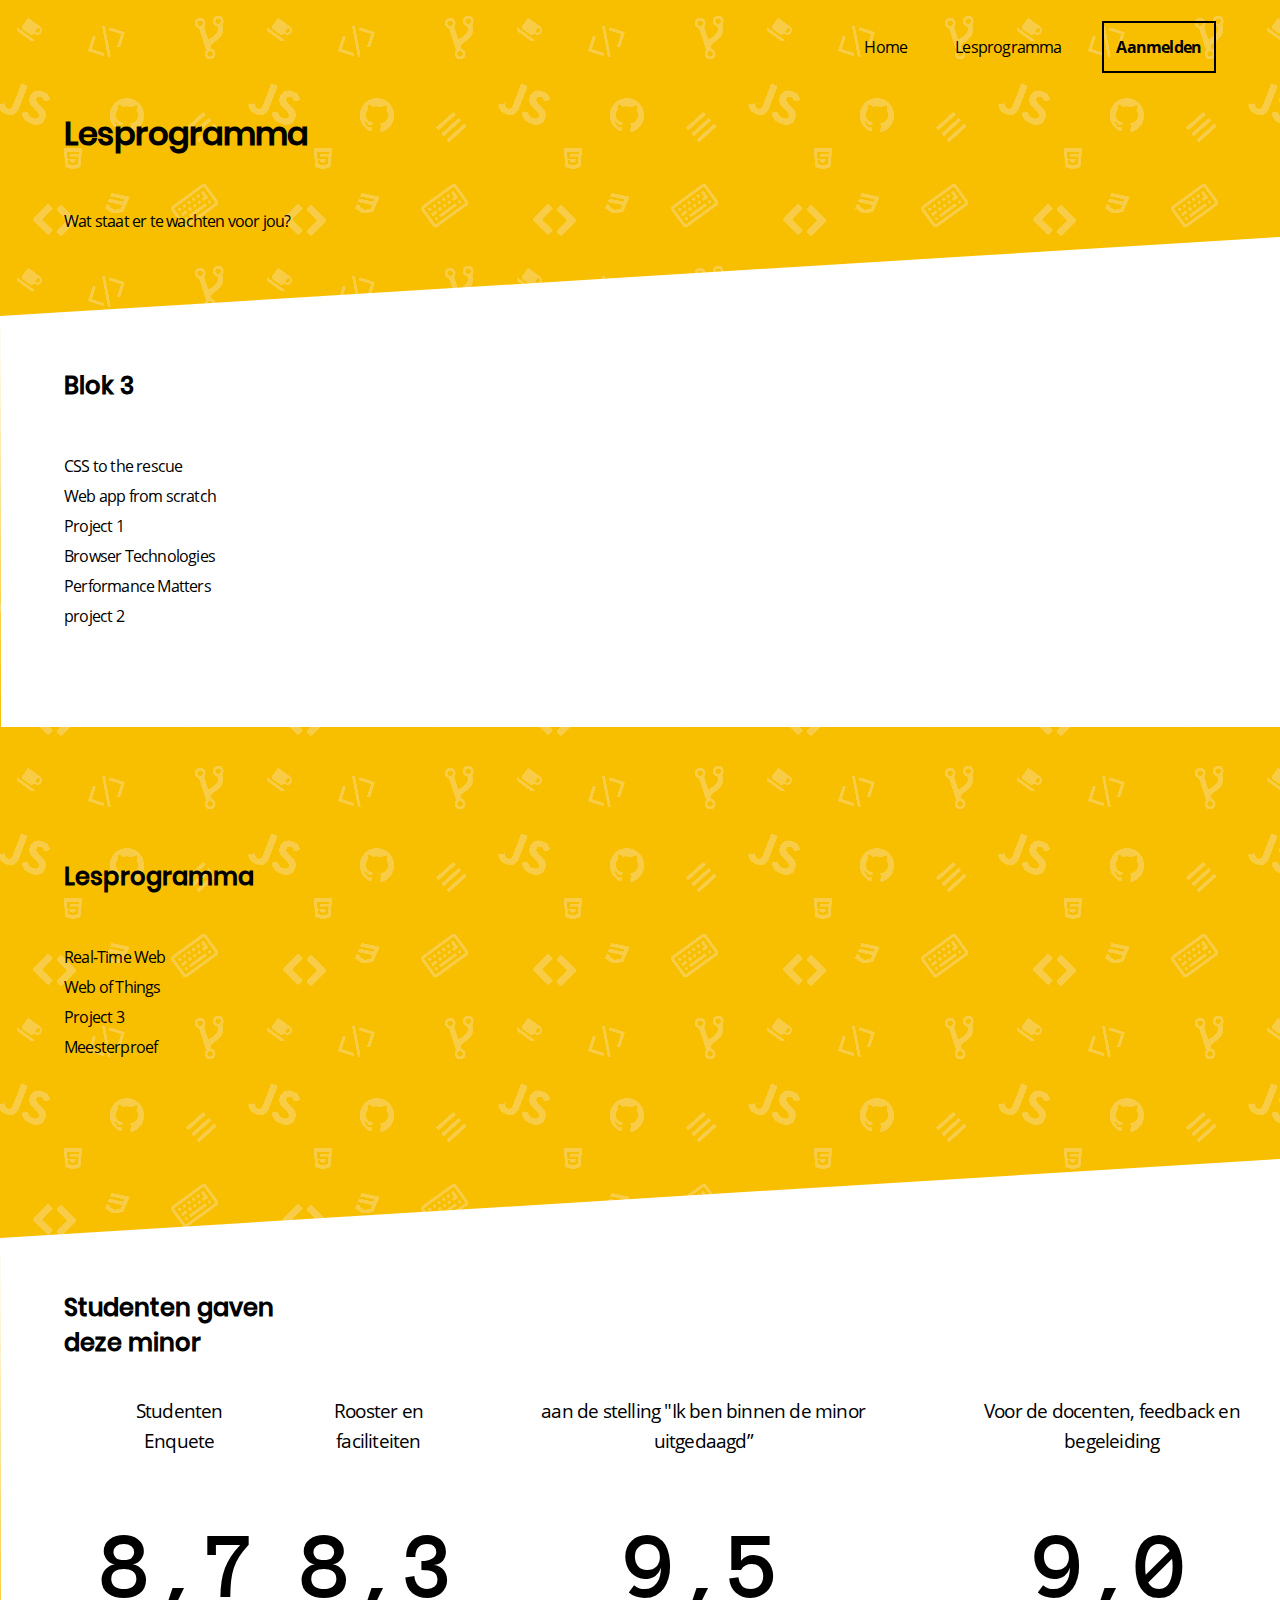
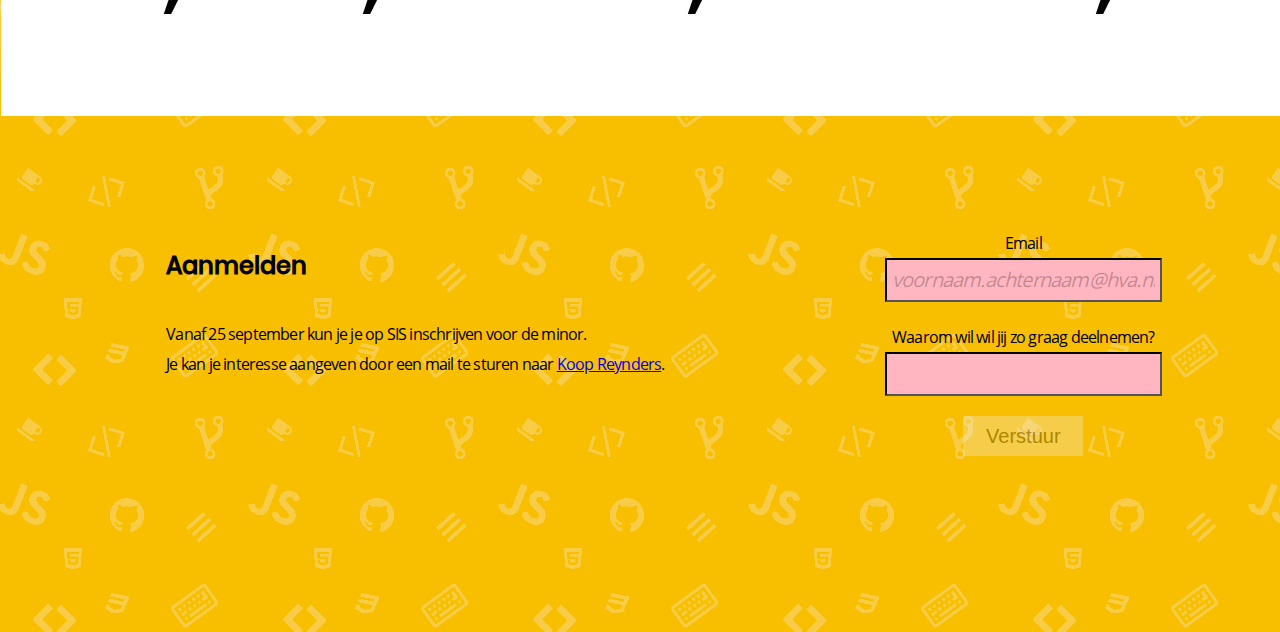
<file: assignment/lesprogramma.html>
<!DOCTYPE html>
<html lang="nl">
<head>
  <meta charset="UTF-8">
  <meta name="viewport" content="width=device-width, initial-scale=1.0">
  <meta http-equiv="X-UA-Compatible" content="ie=edge">
  <link rel="stylesheet" href="index.css">
  <title>lesprogramma</title>
</head>
<body>
  <nav>
    <ul>
      <li><a href="index.html">Home</a></li>
      <li><a href="lesprogramma.html">Lesprogramma</a></li>
      <li><a href="#">Aanmelden</a></li>
    </ul>
  </nav>
  <header>
    <h1>Lesprogramma</h1>
    <p>Wat staat er te wachten voor jou?</p>
  </header>
  <main>
    <section id="diagram">
      <ul id="list-course-1">
        <h2 tabindex="0">Blok 3</h2>
        <li tabindex="0">CSS to the rescue</li>
        <li tabindex="0">Web app from scratch</li>
        <li tabindex="0">Project 1</li>
        <li tabindex="0">Browser Technologies</li>
        <li tabindex="0">Performance Matters</li>
        <li tabindex="0">project 2</li>
      </ul>
      <div class="newtext">
        <p id="show-text-1"></p>
      </div>
    </section>
    <section id="courses">
        <ul id="list-course-2">
          <h2 tabindex="0">Lesprogramma</h2>
          <li tabindex="0">Real-Time Web</li>
          <li tabindex="0">Web of Things</li>
          <li tabindex="0">Project 3</li>
          <li tabindex="0">Meesterproef</li>
        </ul>
        <div>
          <p id="show-text-2"></p>
        </div>
    </section>

  </main>
  <footer>
      <section id="Testimonials">
        <div>
        <h2 tabindex="0">Studenten gaven deze minor</h2>
        <ul>
            <li>Studenten Enquete <br/> <span>8,7</span> </li>
            <li>Rooster en faciliteiten <br/> <span>8,3</span></li>
            <li>aan de stelling "Ik ben binnen de minor uitgedaagd” <br/> <span>9,5</span> </li>
            <li>Voor de docenten, feedback en begeleiding <br /> <span>9,0</span></li>
        </ul>

        <!-- <pre>
                    /((((((\\\\
            =======((((((((((\\\\\
                 ((           \\\\\\\
                 ( (*    _/      \\\\\\\
                   \    /  \      \\\\\\________________
                    |  |   |       &lt; \                  ((\\\\
                    o_|   /        /                      \ \\\\    \\\\\\\
                         |  ._    (                        \ \\\\\\\\\\\\\\\\
                         | /                       /       /    \\\\\\\     \\
                 .______/\/     /                 /       /         \\\
                / __.____/    _/         ________(       /\
               / / / ________/`---------'         \     /  \_
              / /  \ \                             \   \ \_  \
             ( &lt;    \ \                             &gt;  /    \ \
              \/      \\_                          / /       &gt; )
                       \_|                        / /       / /
                                                _//       _//
                                               /_|       /_|

                  </pre> -->
        </div>
      </section>

      <!-- method="post"   -->
      <section id="Aanmelden">
        <div>
            <h2 tabindex="0">Aanmelden</h2>
            <p>Vanaf 25 september kun je je op SIS inschrijven voor de minor.</p>
            <p>Je kan je interesse aangeven door een mail te sturen naar
                <a href="mailto:k.g.reynders@hva.nl">Koop Reynders</a>.</p>
        </div>
        <form action="index.html">

        <label for="field-email">Email</label>
        <input type="email" id="field-email" name="field-email" autocomplete="email" placeholder="voornaam.achternaam@hva.nl" required="">

        <label for="field-password">Waarom wil wil jij zo graag deelnemen?</label>
        <input type="textarea" id="field-text" required="">

        <button type="submit">Verstuur</button>

      </form>
      </section>
  </footer>
  <script type="text/javascript">
  var blokdrie = [{
    course: "CSS to the rescue",
    text: "In dit vak gaan we aan de slag met CSS. We gaan goed werkende responsive oplossingen bedenken én maken voor complexe interfaces. Dat is erg belangrijk, te veel ontwerpers kunnen dit niet zo goed. Het is ook belangrijk om een aantal basisprincipes achter CSS goed te begrijpen. Niet alleen op praktisch niveau, ook op experimenteel niveau. Zonder goed begrip van de basisprincipes is CSS magisch en weird. Met een goed begrip heb je CSS onder controle en kan je het laten doen wat jij wil. En dat is nodig om webpagina’s vorm te geven met attention to detail. Webpagina’s waar mensen blij van worden."
  },{
    course: "Web app from scratch",
    text: "In dit vak gaan we een web app maken zonder frameworks of onnodige libraries, dus zoveel mogelijk met native HTML, CSS & JavaScript. Het eindproduct is een modulair opgezet prototype voor een single page web app. Data wordt opgehaald uit een externe API, waar nodig gemanipuleerd en vervolgens getoond in de Web App. Je leert hoe je structuur aanbrengt in je code en hoe je hiermee 'from scratch' een (prototype voor een) web app maakt. Met deze kennis begrijp je daarnaast beter hoe bestaande api’s, libraries en frameworks werken."
  },{
    course:"Project 1",
    text: `Een case waarin je gaat toepassen wat je bij de vakken Webapp from Scratch en CSS To The Rescue hebt geleerd.<br/> Opdrachtgever: <a href="www.funda.nl">Funda</a>`
  },{
    course:"Browser Technologies",
    text: `Een van de mooiste principes van het web is dat het er echt is voor iedereen. Iedereen met een computer en een browser moet gebruik kunnen maken van het web. Het web is geen gecontroleerde (programmeer) omgeving. Je kan er gerust van uit gaan dat niemand precies hetzelfde te zien krijgt als wat jij ziet in jouw browser. Er zijn natuurlijk de technische beperkingen. Zoals - Afmetingen van de browser - Grootte van het apparaat - Manier van interactie - Kwaliteit van de hardware - Kwaliteit van het netwerk. En er zijn mensen. Allemaal verschillende mensen … <br/> In het vak Browser Technologies leer je hoe je goede, robuuste, toegankelijke websites maakt. Je gaat leren over Progressive Enhancement, Feature Detection en Fallback. Het web is er voor iedereen. In dit vak leer je hoe je daarvoor kan zorgen.`
  }, {
    course: "Performance Matters",
    text: `In het vak Performance Matters gaan we van bestaande web applicaties de performance verbeteren. We werken aan HTML, CSS en JavaScript optimalistaties en hoe we het HTTP protocol beter kunnen benutten. <br/> Onder andere de Service Worker (als onderdeel van Progressive Web Apps) wordt ingezet om de performance van applicaties te verbeteren, maar ook om offline gebruik van de applicaties mogelijk te maken.`
  }, {
    course: "project 2",
    text: `Case waarin je gaat toepassen wat je bij de vakken Performance Maters en Brower technologies hebt geleerd. <br/> Opdrachtgever: <a href="https://lifely.nl/">Lifely</a>`
  }
];

var blokvier = [{
  course: "Real-Time Web",
  text: "In het vak Real-Time Web leer je hoe je real-time / live data op een inzichtelijke manier toegankelijk kunt maken. Terwijl je bij het vak ‘Web of Things’ leert hoe je sensor data uit “slimme” devices kunt lezen en deze devices zelfs kunt aansturen, ga je bij RTW precies dit soort data real-time inzichtelijk en toegankelijk maken voor eindgebruikers."
},{
  course: "Web of Things",
  text: "WoT (Web of Things / Internet of Things) is een uitdagend nieuw veld voor de CMD'er; meer en meer diensten maken gebruik van een diversiteit aan connected devices voor een goede UX. In het vak Web of Things bouwt elke student zijn/haar eigen connected device waarmee (stand-alone of als sensornetwerk) data gegenereerd en op het web gepubliceerd kan worden, en andersom ook aangestuurd kan worden vanaf het web."
},{
  course:"Project 3",
  text: `Case waarin je gaat toepassen wat je bij de vakken Real-time web en Web of things hebt geleerd.`
},{
  course:"Meesterproef",
  text: `In de meesterproef laten studenten zien wat ze allemaal hebben geleerd. Er worden een aantal projecten (voor echte opdrachtgevers) aangeboden waar studenten in 5 weken een oplossing voor een probleem moeten verzinnen en maken.`
}
];

  var allCourses = document.getElementById("list-course-1").children;
  var textStuff = document.getElementById("show-text-1");
  console.log(allCourses)

  for (var i = 0; i < allCourses.length; i++) {
    console.log(allCourses[i].innerHTML);
    allCourses[i].addEventListener('mouseover',(event) => {
      for (var i = 0; i < blokdrie.length; i++) {
      if (event.target.innerHTML === blokdrie[i].course ) {
        textStuff.style.opacity = 1;
        textStuff.innerHTML = blokdrie[i].text;
      } else {
        console.log('not vince');
      }
    }
    },true);
  }

  var allCoursesfour = document.getElementById("list-course-2").children;
  var textStufffour = document.getElementById("show-text-2");
  console.log(allCoursesfour)

  for (var i = 0; i < allCoursesfour.length; i++) {
    console.log(allCoursesfour[i].innerHTML);
    allCoursesfour[i].addEventListener('mouseover',(event) => {
      for (var i = 0; i < blokvier.length; i++) {
      if (event.target.innerHTML === blokvier[i].course ) {
        textStufffour.style.opacity = 1;
        textStufffour.innerHTML = blokvier[i].text;
      } else {
        console.log('not vince');
      }
    }
    },true);
  }
  </script>
</body>
</html>
</file>
<file: assignment/index.css>
/* VARIABLES */

:root {
  --main-color: rgba(248, 204, 70, 1.000);
  --padding-sections: 6em 0 6em 4em;
  --mobile-sections: 2em;
}

::-webkit-scrollbar {
    display: none;
}

/* FONTS */

@font-face {
    font-family: poppins-regular;
    src: url('fonts/Poppins-Medium.ttf');
}

@font-face {
    font-family: poppins-bold;
    src: url('fonts/Poppins-Bold.ttf');
}

@font-face {
    font-family: open-sans;
    src: url('fonts/OpenSans-Regular.ttf');
}

@font-face {
    font-family: open-sans-bold;
    src: url('fonts/OpenSans-Bold.ttf');
}

@font-face {
    font-family: anon-bold;
    src: url('fonts/AnonymousPro-Bold.ttf');
}

/* ANIMATIONS */

/* declaring global things */

* {
  box-sizing: border-box;
  padding: 0;
  margin: 0;
}

body {
  margin: 0;
  padding: 0;
  background-color: var(--main-color);
  background-image: url("imgs/pattern.png");
  background-repeat: repeat;
  background-blend-mode: color-burn;
}

#background-style {
  width: 100%;
  height: 100%;
  background-color: black;
}


h1,h2,h3,h4,h5,h6 {
    font-family: poppins-regular;
    margin-bottom: 1.5em;
    margin-top: 1.5em;
}

@media screen and (min-width:70em){
  h1,h2,h3,h4,h5,h6 {
      width: 9em;
  }
}


h2:focus, h3:focus, h2:hover, h3:hover {
  transition-property: background-color, color;
  transition-duration: .5s;
  transition-timin g-function: ease-in;
}

p,li,a,input,label,summary,abbr {
    font-family: open-sans, helvetica, sans-serif;
    max-width: 40em;
    line-height: 30px;
    letter-spacing: -.8px;
}

/* navigation */

nav ul {
   display: flex;
   flex-direction: row;
   justify-content: center;
   list-style: none;
   align-items: center;
   margin-top: 2em;
}


@media screen and (min-width: 40em) {
  nav ul {
     display: flex;
     flex-direction: row;
     justify-content: flex-end;
     list-style: none;
     align-items: center;
     margin-top: 2em;
  }

  nav ul > li {
    margin-right: 2em;
  }
}

nav ul li > a {
  text-decoration: none;
  background-color: none;
  color: black;
  padding: .5em;
  transition-property: background-color, color;
  transition-duration: .5s;
  transition-timin g-function: ease-in;
}


nav ul li:last-of-type > a {
  border: 2px solid;
  padding: .8em;
  position: fixed;
  bottom: 0;
  right: 0;
  margin: 1em 1em 1em 0;
}

nav ul li > a:focus, nav ul li > a:hover {
  background-color: black;
  color: var(--main-color);
  padding: .5em;
}

nav ul li:last-of-type > a:focus, nav ul li:last-of-type > a:hover {
  background-color: black;
  color: var(--main-color);
  padding: .8em;
}

@media screen and (min-width: 40em) {
  nav ul li:last-of-type > a{
    position: inherit;
    bottom: none;
    margin: 0 2em 0 0;
  }

  nav ul li:last-of-type > a:focus, nav ul li:last-of-type > a:hover {
    position: inherit;
    bottom: none;
    color: var(--main-color);
    background-color: black;
    margin: 0 2em 0 0;
  }
}

nav ul li:last-child > a {
  font-family: open-sans-bold, sans-serif;
  color: black;
}

/* header styling */

header {
  padding-left: 2em;
}

@media screen and (min-width: 40em) {
  header {
    padding-left: 4em;
  }
}

main {
  margin: 0;
}

/* main content */

main > #intro {
  padding: var(--mobile-sections);
  background-color: white;
  width: 100vw;
}

@media screen and (min-width: 40em) {
  main > #intro {
    -webkit-clip-path: polygon(1px 100%,100% 30em,100% 1px,0px 5em);
    padding: var(--padding-sections);
  }
}

@media screen and (min-width: 70em) {
  main > #intro {
    -webkit-clip-path: polygon(1px 100%,100% 33em,100% 1px,0px 5em);
    padding: var(--padding-sections);
  }
}


main > #impression {
  padding: var(--mobile-sections);
  width: 100vw;
}

@media screen and (min-width: 40em) {
  main > #impression {
    padding: var(--padding-sections);
    width: 100vw;
  }
}

main #impression > div {
  margin-left: -2em;
  display: flex;
  flex-direction: row;
  overflow-x: scroll;
}

main #impression div article > h3 {
  display: none;
}

main #impression div article > img {
  width: 30em;
  padding-right: 2em;
  height: auto;
}

main > #match {
  padding: var(--mobile-sections);
  background-color: white;
  width: 100vw;
}

@media screen and (min-width: 40em) {
  main > #match {
    -webkit-clip-path: polygon(1px 100%,100% 40em,100% 1px,0px 5em);
    padding: var(--padding-sections);
  }
}

@media screen and (min-width: 80em) {
  main > #match {
    -webkit-clip-path: polygon(1px 100%,100% 40em,100% 1px,0px 5em);
    padding: var(--padding-sections);
  }
}

main > #werkwijze {
  padding: var(--mobile-sections);
  width: 100vw;
}

@media screen and (min-width: 40em) {
  main > #werkwijze {
    padding: var(--padding-sections);
  }
}

a {
  transition: all .1s cubic-bezier(.95,.05,.8,.04)
}

a:focus {
  background-color: black;
  color: var(--main-color);
  padding: .5em;
  margin: .3em;
}
/* footer */
#Testimonials {
  padding: var(--mobile-sections);
  background-color: white;
  width: 100vw;
}

@media screen and (min-width: 40em) {
  #Testimonials {
    -webkit-clip-path: polygon(1px 100%,100% 30em,100% 1px,0px 5em);
    padding: var(--padding-sections);
  }
}

@media screen and (min-width: 70em) {
  #Testimonials {
    -webkit-clip-path: polygon(1px 100%,100% 35em,100% 1px,0px 5em);
    padding: var(--padding-sections);
  }
}

/*  dingen */

#Testimonials div > ul {
  display: flex;
  flex-direction: column;
  list-style: none;
  padding: 0;
  margin: 0;
}

#Testimonials div ul > li {
  margin-bottom: 3em;
  align-items: center;
  font-size: 1.2em;
}

#Testimonials div ul li > span {
  font-size: 4em;
  font-family: anon-bold;
  padding-top: .6em;
  display: block;
}

@media screen and (min-width: 70em) {

  #Testimonials div > ul {
    display: flex;
    flex-direction: row;
    list-style: none;
  }

  #Testimonials div ul > li {
    margin-left: 2em;
    margin-bottom: 2em;
    text-align: center;
    align-items: center;
  }

  #Testimonials div ul li > span {
    padding-top: 1em;
    font-family: anon-bold;
    font-size: 5em;
    display: block;
  }

}



/* Aanmeld form */

#Aanmelden {
  padding: var(--mobile-sections);
  width: 100vw;
  display: flex;
  flex-direction: column;
  justify-content: space-around;
  margin-bottom: 4em;
}

#Aanmelden > form {
  display: flex;
  flex-direction: column;
  align-items: center;
}

@media screen and (min-width: 40em){
  #Aanmelden {
    padding: var(--padding-sections);
    width: 100vw;
    display: flex;
    flex-direction: row;
    justify-content: space-around;
  }
}

@media screen and (min-width: 70em){
  #Aanmelden {
    padding: var(--padding-sections);
    width: 100vw;
    display: flex;
    flex-direction: row;
    justify-content: space-around;
  }
}

form {
  display: flex;
  flex-direction: column;
  transition: all .5s;
  padding: 1em;
}

input {
  /* border-color:#000; */
  /* padding:.25em; */
  font-size: 1.25em;
  margin-bottom: 1em;
  width:10em;
  transition:all .2s;
  /* z-index: 2; */
}

@media screen and (min-width: 40em){
  input {
    border-color:#000;
    padding:.25em;
    font-size: 1.25em;
    margin-bottom: 1em;
    width:100%;
    transition:all .2s;
    z-index: 2;
  }
}

input[type="text"] {
  height: 2em;
}

input:valid {
  border: green solid;
}

input:invalid {
  border-color: MediumVioletRed solid;
  background: LightPink;
}

input:focus {
  transform: scale(1.01, 1.01);
}

input:disabled {
  border-color: #eee;
  background-color: #f9f9f9;
}

input::placeholder {
  color:rgba(0,0,0,.25);
  font-style: italic;
}

form button {
  font-size: 1.25em;
  flex: 0 0 2em;
  transition: all .2s;
  opacity: .3;
  width: 6em;
  border: none;
}

form:valid button {
  opacity:1;
}

button:focus {
  transform: scale(1.1, 1.1);
  background-color: black;
  color: var(--main-color);
}


/* lesprogramma */


main > #diagram {
  display: flex;
  flex-direction: column;
  justify-content: flex-start;
  padding: 6em 0 6em 4em;
  background-color: white;
  width: 100vw;
}

@media screen and (min-width: 40em) {
  main > #diagram {
    -webkit-clip-path: polygon(1px 100%,100% 30em,100% 1px,0px 5em);
    flex-direction: column;
  }
}

@media screen and (min-width: 70em) {
  main > #diagram {
    -webkit-clip-path: polygon(1px 100%,100% 33em,100% 1px,0px 5em);
    flex-direction: row;
    justify-content: space-between;
  }
}

#diagram div > p {
  margin-right: 8em;
  padding-top: 3em;
  opacity: 0;
  transition: opacity .5s ease-in;
}

/* lesprogramma - Uitleg */

#courses {
  padding: var(--padding-sections);
  display: flex;
  flex-direction: column;
  justify-content: flex-start;
  padding: 6em 0 6em 4em;
  width: 100vw;
}

@media screen and (min-width: 40em) {
  main > #courses {
    -webkit-clip-path: polygon(1px 100%,100% 30em,100% 1px,0px 5em);
    flex-direction: column;
  }
}

@media screen and (min-width: 70em) {
  main > #courses {
    -webkit-clip-path: polygon(1px 100%,100% 33em,100% 1px,0px 5em);
    flex-direction: row;
    justify-content: space-between;
  }
}

ul > h2 {
  margin-bottom: 2em;
}

section > h2 {
  padding: .5em !important;
}

#courses > ul, #diagram > ul {
  list-style: none;
}

#courses div > p {
    margin-right: 8em;
    padding-top: 3em;
    opacity: 0;
    transition: opacity .5s ease-in;
}

[tabindex="0"]:focus, [tabindex="0"]:hover {
  background-color: black;
  color: var(--main-color);
  padding: .5em;
  outline: none;
}


/* lesprogramma - Toelatingseisen */

#requirements {
  padding: var(--padding-sections);
  background-color: white;
  width: 100vw;
}

@media screen and (min-width: 40em) {
  #requirements {
    -webkit-clip-path: polygon(1px 100%,100% 27em,100% 1px,0px 5em);
  }
}

@media screen and (min-width: 70em) {
  #requirements {
    -webkit-clip-path: polygon(1px 100%,100% 24em,100% 1px,0px 5em);
  }
}

#application {
  padding: var(--padding-sections);
}


/* detail, abbr */

details > p {
  padding-left: 3em;
  opacity: 0;
}

details[open] > p {
  opacity: 1;
  transition: opacity 1s ease 1s;
}
</file>
